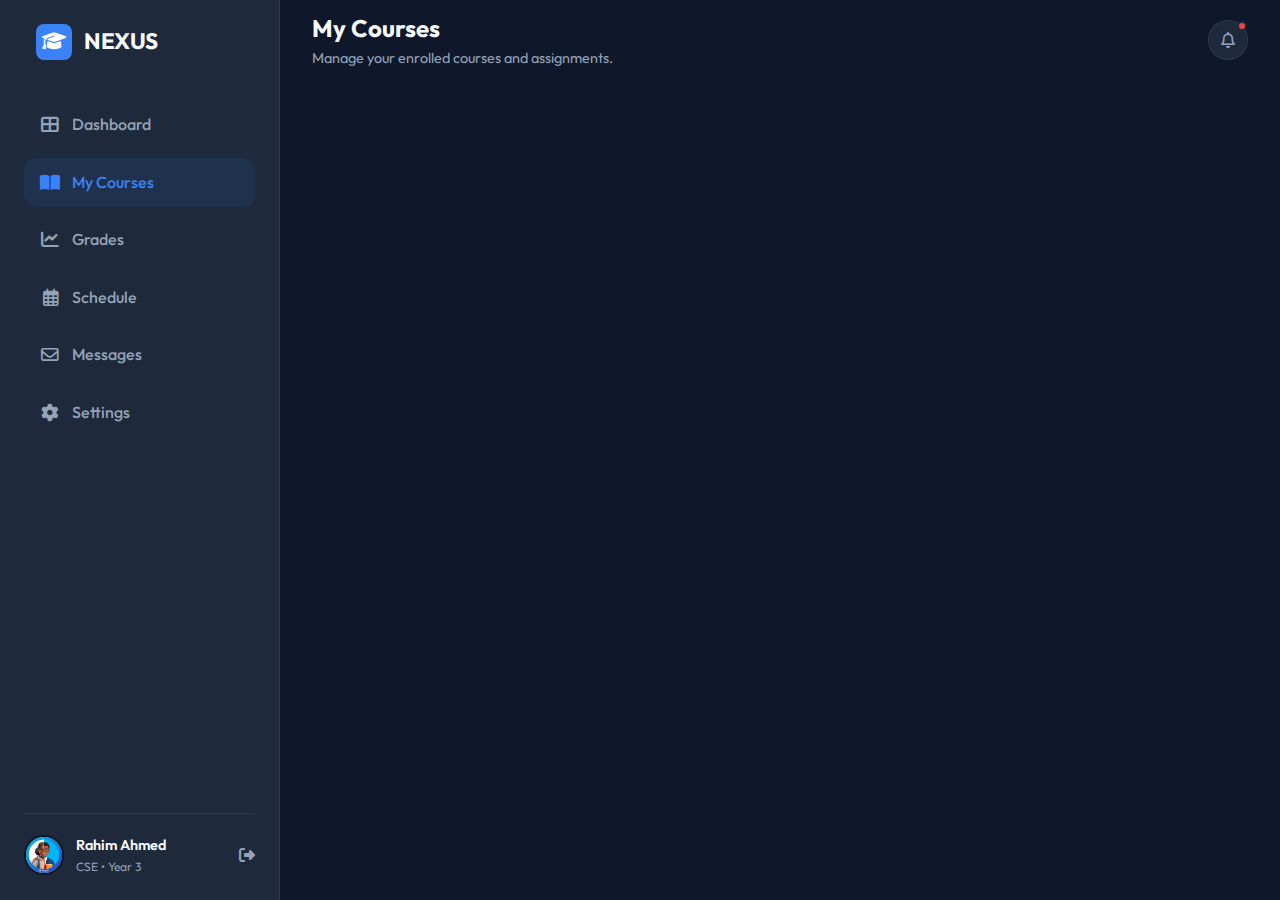
<file: courses.html>
<!DOCTYPE html>
<html lang="en">

<head>
    <meta charset="UTF-8">
    <meta name="viewport" content="width=device-width, initial-scale=1.0">
    <title>Student Portal - Courses</title>
    <link rel="stylesheet" href="styles.css">
    <link rel="stylesheet" href="https://cdnjs.cloudflare.com/ajax/libs/font-awesome/6.4.0/css/all.min.css">
</head>

<body>
    <div class="dashboard-container">
        <!-- Sidebar -->
        <aside class="sidebar" id="sidebar">
            <div class="sidebar-header">
                <div class="logo-icon">
                    <i class="fas fa-graduation-cap"></i>
                </div>
                <div class="logo-text">NEXUS</div>
            </div>

            <nav class="nav-links">
                <div class="nav-item" onclick="window.location.href='dashboard.html'">
                    <i class="fas fa-th-large"></i>
                    <span>Dashboard</span>
                </div>
                <div class="nav-item active" onclick="window.location.href='courses.html'">
                    <i class="fas fa-book-open"></i>
                    <span>My Courses</span>
                </div>
                <div class="nav-item" onclick="window.location.href='grades.html'">
                    <i class="fas fa-chart-line"></i>
                    <span>Grades</span>
                </div>
                <div class="nav-item" onclick="window.location.href='schedule.html'">
                    <i class="far fa-calendar-alt"></i>
                    <span>Schedule</span>
                </div>
                <div class="nav-item" onclick="window.location.href='messages.html'">
                    <i class="far fa-envelope"></i>
                    <span>Messages</span>
                </div>
                <div class="nav-item" onclick="window.location.href='settings.html'">
                    <i class="fas fa-cog"></i>
                    <span>Settings</span>
                </div>
            </nav>

            <div class="user-profile-mini">
                <img src="assets/avatar.png" alt="User" class="avatar-mini">
                <div class="user-info-mini">
                    <h4>Rahim Ahmed</h4>
                    <p>CSE • Year 3</p>
                </div>
                <i class="fas fa-sign-out-alt" style="margin-left: auto; cursor: pointer; color: var(--text-secondary);"
                    onclick="window.location.href='index.html'"></i>
            </div>
        </aside>

        <!-- Main Content -->
        <main class="main-content">
            <header class="header">
                <div class="header-left" style="display: flex; align-items: center;">
                    <div class="menu-toggle" id="menuToggle">
                        <i class="fas fa-bars"></i>
                    </div>
                    <div class="welcome-text">
                        <h1>My Courses</h1>
                        <p>Manage your enrolled courses and assignments.</p>
                    </div>
                </div>

                <div class="header-actions">
                    <div class="icon-btn notification-badge">
                        <i class="far fa-bell"></i>
                        <span class="badge"></span>
                    </div>
                </div>
            </header>

            <div class="content-scroll">
                <div class="courses-grid">
                    <!-- Course 1 -->
                    <div class="course-card">
                        <div class="course-header">
                            <span class="course-tag" style="color: var(--secondary);">CSE-301</span>
                            <i class="fas fa-ellipsis-h" style="color: var(--text-secondary); cursor: pointer;"></i>
                        </div>
                        <div style="display: flex; gap: 16px; margin-bottom: 16px;">
                            <img src="assets/cs.png" alt="CS" class="course-img-thumb">
                            <div>
                                <h3 class="course-title">Advanced Algorithms</h3>
                                <p class="course-instructor">Dr. Anisul Islam</p>
                            </div>
                        </div>
                        <div class="progress-container">
                            <div class="progress-bar">
                                <div class="progress-fill" style="width: 75%; background: var(--secondary);"></div>
                            </div>
                            <span class="progress-text">75% Complete</span>
                        </div>
                        <div style="margin-top: 16px; display: flex; gap: 10px;">
                            <button class="btn-primary" style="flex: 1; font-size: 0.85rem;">View Materials</button>
                        </div>
                    </div>

                    <!-- Course 2 -->
                    <div class="course-card">
                        <div class="course-header">
                            <span class="course-tag" style="color: var(--primary);">MAT-202</span>
                            <i class="fas fa-ellipsis-h" style="color: var(--text-secondary); cursor: pointer;"></i>
                        </div>
                        <div style="display: flex; gap: 16px; margin-bottom: 16px;">
                            <img src="assets/math.png" alt="Math" class="course-img-thumb">
                            <div>
                                <h3 class="course-title">Linear Algebra</h3>
                                <p class="course-instructor">Prof. Karim Ullah</p>
                            </div>
                        </div>
                        <div class="progress-container">
                            <div class="progress-bar">
                                <div class="progress-fill" style="width: 45%; background: var(--primary);"></div>
                            </div>
                            <span class="progress-text">45% Complete</span>
                        </div>
                        <div style="margin-top: 16px; display: flex; gap: 10px;">
                            <button class="btn-primary" style="flex: 1; font-size: 0.85rem;">View Materials</button>
                        </div>
                    </div>

                    <!-- Course 3 -->
                    <div class="course-card">
                        <div class="course-header">
                            <span class="course-tag" style="color: var(--warning);">PHY-301</span>
                            <i class="fas fa-ellipsis-h" style="color: var(--text-secondary); cursor: pointer;"></i>
                        </div>
                        <div style="display: flex; gap: 16px; margin-bottom: 16px;">
                            <img src="assets/physics.png" alt="Physics" class="course-img-thumb">
                            <div>
                                <h3 class="course-title">Quantum Physics</h3>
                                <p class="course-instructor">Dr. Farhana Khan</p>
                            </div>
                        </div>
                        <div class="progress-container">
                            <div class="progress-bar">
                                <div class="progress-fill" style="width: 60%; background: var(--warning);"></div>
                            </div>
                            <span class="progress-text">60% Complete</span>
                        </div>
                        <div style="margin-top: 16px; display: flex; gap: 10px;">
                            <button class="btn-primary" style="flex: 1; font-size: 0.85rem;">View Materials</button>
                        </div>
                    </div>

                    <!-- Course 4 -->
                    <div class="course-card">
                        <div class="course-header">
                            <span class="course-tag" style="color: var(--success);">CSE-404</span>
                            <i class="fas fa-ellipsis-h" style="color: var(--text-secondary); cursor: pointer;"></i>
                        </div>
                        <div style="display: flex; gap: 16px; margin-bottom: 16px;">
                            <img src="assets/cs.png" alt="Web" class="course-img-thumb">
                            <div>
                                <h3 class="course-title">Web Development</h3>
                                <p class="course-instructor">Prof. Tanvir Hasan</p>
                            </div>
                        </div>
                        <div class="progress-container">
                            <div class="progress-bar">
                                <div class="progress-fill" style="width: 90%; background: var(--success);"></div>
                            </div>
                            <span class="progress-text">90% Complete</span>
                        </div>
                        <div style="margin-top: 16px; display: flex; gap: 10px;">
                            <button class="btn-primary" style="flex: 1; font-size: 0.85rem;">View Materials</button>
                        </div>
                    </div>
                </div>
            </div>
        </main>
    </div>
    <script src="script.js"></script>
</body>

</html>
</file>
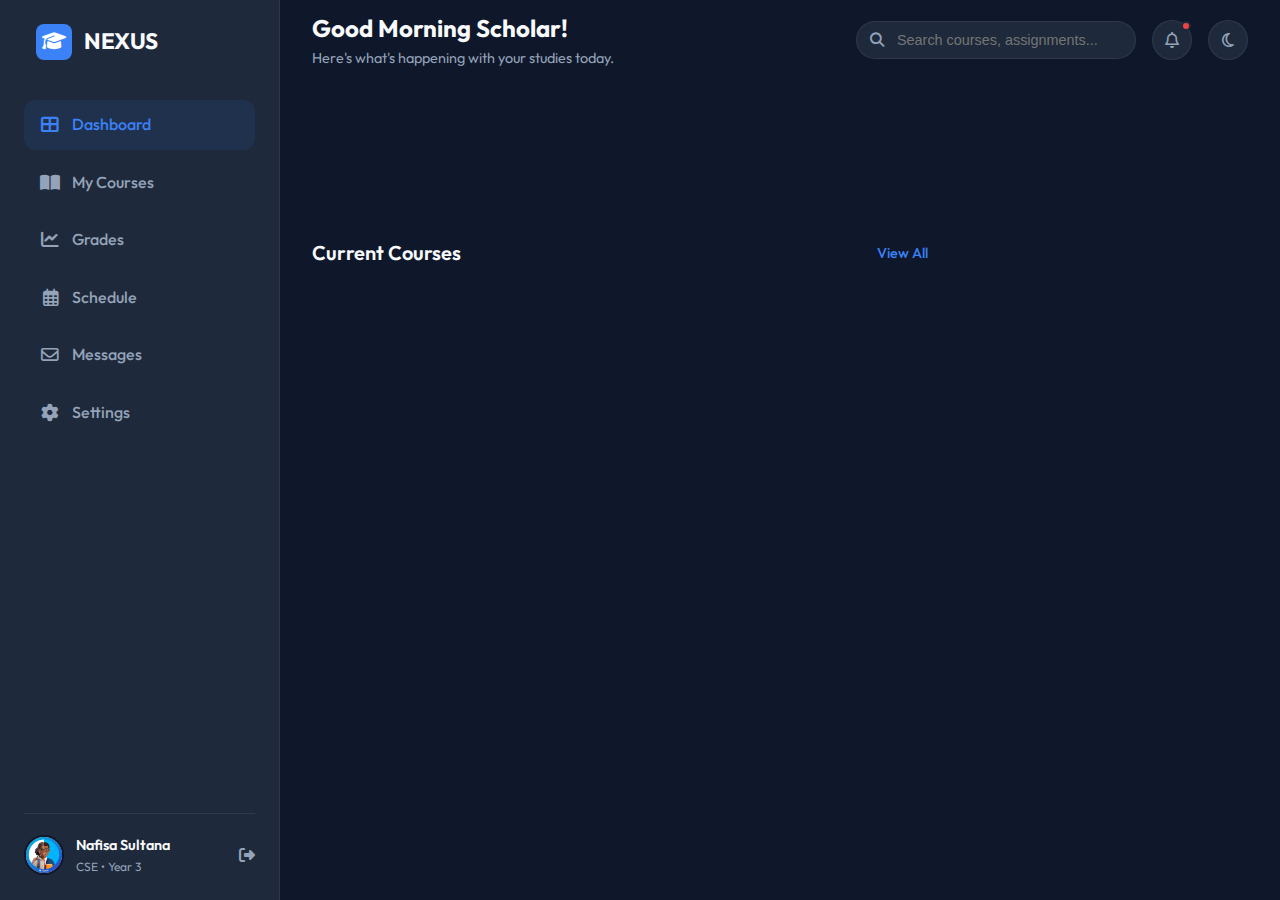
<file: dashboard.html>
<!DOCTYPE html>
<html lang="en">

<head>
    <meta charset="UTF-8">
    <meta name="viewport" content="width=device-width, initial-scale=1.0">
    <title>Student Portal - Dashboard</title>
    <link rel="stylesheet" href="styles.css">
    <link rel="stylesheet" href="https://cdnjs.cloudflare.com/ajax/libs/font-awesome/6.4.0/css/all.min.css">
</head>

<body>
    <div class="dashboard-container">
        <!-- Sidebar -->
        <aside class="sidebar" id="sidebar">
            <div class="sidebar-header">
                <div class="logo-icon">
                    <i class="fas fa-graduation-cap"></i>
                </div>
                <div class="logo-text">NEXUS</div>
            </div>

            <nav class="nav-links">
                <div class="nav-item active" onclick="window.location.href='dashboard.html'">
                    <i class="fas fa-th-large"></i>
                    <span>Dashboard</span>
                </div>
                <div class="nav-item" onclick="window.location.href='courses.html'">
                    <i class="fas fa-book-open"></i>
                    <span>My Courses</span>
                </div>
                <div class="nav-item" onclick="window.location.href='grades.html'">
                    <i class="fas fa-chart-line"></i>
                    <span>Grades</span>
                </div>
                <div class="nav-item" onclick="window.location.href='schedule.html'">
                    <i class="far fa-calendar-alt"></i>
                    <span>Schedule</span>
                </div>
                <div class="nav-item" onclick="window.location.href='messages.html'">
                    <i class="far fa-envelope"></i>
                    <span>Messages</span>
                </div>
                <div class="nav-item" onclick="window.location.href='settings.html'">
                    <i class="fas fa-cog"></i>
                    <span>Settings</span>
                </div>
            </nav>

            <div class="user-profile-mini">
                <img src="assets/avatar.png" alt="User" class="avatar-mini">
                <div class="user-info-mini">
                    <h4>Nafisa Sultana</h4>
                    <p>CSE • Year 3</p>
                </div>
                <i class="fas fa-sign-out-alt" style="margin-left: auto; cursor: pointer; color: var(--text-secondary);"
                    onclick="window.location.href='index.html'"></i>
            </div>
        </aside>

        <!-- Main Content -->
        <main class="main-content">
            <header class="header">
                <div class="header-left" style="display: flex; align-items: center;">
                    <div class="menu-toggle" id="menuToggle">
                        <i class="fas fa-bars"></i>
                    </div>
                    <div class="welcome-text">
                        <h1 id="greeting">Good Evening!</h1>
                        <p>Here's what's happening with your studies today.</p>
                    </div>
                </div>

                <div class="header-actions">
                    <div class="search-bar">
                        <i class="fas fa-search search-icon"></i>
                        <input type="text" placeholder="Search courses, assignments...">
                    </div>
                    <div class="icon-btn notification-badge">
                        <i class="far fa-bell"></i>
                        <span class="badge"></span>
                    </div>
                    <div class="icon-btn">
                        <i class="far fa-moon"></i>
                    </div>
                </div>
            </header>

            <div class="content-scroll">
                <div class="dashboard-grid">
                    <!-- Stats Cards -->
                    <div class="stat-card">
                        <div class="stat-icon" style="background: rgba(59, 130, 246, 0.1); color: var(--primary);">
                            <i class="fas fa-graduation-cap"></i>
                        </div>
                        <div class="stat-info">
                            <h3>3.85</h3>
                            <p>Current CGPA</p>
                        </div>
                    </div>

                    <div class="stat-card">
                        <div class="stat-icon" style="background: rgba(139, 92, 246, 0.1); color: var(--secondary);">
                            <i class="fas fa-check-circle"></i>
                        </div>
                        <div class="stat-info">
                            <h3>95%</h3>
                            <p>Attendance</p>
                        </div>
                    </div>

                    <div class="stat-card">
                        <div class="stat-icon" style="background: rgba(16, 185, 129, 0.1); color: var(--success);">
                            <i class="fas fa-tasks"></i>
                        </div>
                        <div class="stat-info">
                            <h3>12</h3>
                            <p>Credits Earned</p>
                        </div>
                    </div>

                    <div class="stat-card">
                        <div class="stat-icon" style="background: rgba(245, 158, 11, 0.1); color: var(--warning);">
                            <i class="fas fa-clock"></i>
                        </div>
                        <div class="stat-info">
                            <h3>4</h3>
                            <p>Pending Tasks</p>
                        </div>
                    </div>

                    <!-- Courses Section -->
                    <section class="courses-section">
                        <div class="section-header">
                            <h2 class="section-title">Current Courses</h2>
                            <a href="courses.html" class="view-all">View All</a>
                        </div>

                        <div class="courses-grid">
                            <!-- Course 1 -->
                            <div class="course-card">
                                <div class="course-header">
                                    <span class="course-tag" style="color: var(--secondary);">CSE-301</span>
                                    <i class="fas fa-ellipsis-h"
                                        style="color: var(--text-secondary); cursor: pointer;"></i>
                                </div>
                                <div style="display: flex; gap: 16px; margin-bottom: 16px;">
                                    <img src="assets/cs.png" alt="CS" class="course-img-thumb">
                                    <div>
                                        <h3 class="course-title">Advanced Algorithms</h3>
                                        <p class="course-instructor">Dr. Anisul Islam</p>
                                    </div>
                                </div>
                                <div class="progress-container">
                                    <div class="progress-bar">
                                        <div class="progress-fill" style="width: 75%; background: var(--secondary);">
                                        </div>
                                    </div>
                                    <span class="progress-text">75% Complete</span>
                                </div>
                            </div>

                            <!-- Course 2 -->
                            <div class="course-card">
                                <div class="course-header">
                                    <span class="course-tag" style="color: var(--primary);">MAT-202</span>
                                    <i class="fas fa-ellipsis-h"
                                        style="color: var(--text-secondary); cursor: pointer;"></i>
                                </div>
                                <div style="display: flex; gap: 16px; margin-bottom: 16px;">
                                    <img src="assets/math.png" alt="Math" class="course-img-thumb">
                                    <div>
                                        <h3 class="course-title">Linear Algebra</h3>
                                        <p class="course-instructor">Prof. Karim Ullah</p>
                                    </div>
                                </div>
                                <div class="progress-container">
                                    <div class="progress-bar">
                                        <div class="progress-fill" style="width: 45%; background: var(--primary);">
                                        </div>
                                    </div>
                                    <span class="progress-text">45% Complete</span>
                                </div>
                            </div>

                            <!-- Course 3 -->
                            <div class="course-card">
                                <div class="course-header">
                                    <span class="course-tag" style="color: var(--warning);">PHY-301</span>
                                    <i class="fas fa-ellipsis-h"
                                        style="color: var(--text-secondary); cursor: pointer;"></i>
                                </div>
                                <div style="display: flex; gap: 16px; margin-bottom: 16px;">
                                    <img src="assets/physics.png" alt="Physics" class="course-img-thumb">
                                    <div>
                                        <h3 class="course-title">Quantum Physics</h3>
                                        <p class="course-instructor">Dr. Farhana Khan</p>
                                    </div>
                                </div>
                                <div class="progress-container">
                                    <div class="progress-bar">
                                        <div class="progress-fill" style="width: 60%; background: var(--warning);">
                                        </div>
                                    </div>
                                    <span class="progress-text">60% Complete</span>
                                </div>
                            </div>

                            <!-- Course 4 -->
                            <div class="course-card">
                                <div class="course-header">
                                    <span class="course-tag" style="color: var(--success);">CSE-404</span>
                                    <i class="fas fa-ellipsis-h"
                                        style="color: var(--text-secondary); cursor: pointer;"></i>
                                </div>
                                <div style="display: flex; gap: 16px; margin-bottom: 16px;">
                                    <img src="assets/cs.png" alt="Web" class="course-img-thumb">
                                    <div>
                                        <h3 class="course-title">Web Development</h3>
                                        <p class="course-instructor">Prof. Tanvir Hasan</p>
                                    </div>
                                </div>
                                <div class="progress-container">
                                    <div class="progress-bar">
                                        <div class="progress-fill" style="width: 90%; background: var(--success);">
                                        </div>
                                    </div>
                                    <span class="progress-text">90% Complete</span>
                                </div>
                            </div>
                        </div>
                    </section>

                    <!-- Side Panel (Schedule) -->
                    <aside class="side-panel">
                        <div class="schedule-card">
                            <div class="section-header">
                                <h2 class="section-title">Today's Schedule</h2>
                                <i class="far fa-calendar-alt" style="color: var(--primary);"></i>
                            </div>

                            <div class="schedule-list">
                                <div class="schedule-item">
                                    <div class="schedule-time">
                                        <span class="time-start">09:00</span>
                                        <span class="time-end">AM</span>
                                    </div>
                                    <div class="schedule-info">
                                        <h4>Linear Algebra</h4>
                                        <p>Room 302 • Lecture</p>
                                    </div>
                                </div>

                                <div class="schedule-item">
                                    <div class="schedule-time">
                                        <span class="time-start">11:30</span>
                                        <span class="time-end">AM</span>
                                    </div>
                                    <div class="schedule-info">
                                        <h4>Adv. Algorithms</h4>
                                        <p>Lab A • Practical</p>
                                    </div>
                                </div>

                                <div class="schedule-item">
                                    <div class="schedule-time">
                                        <span class="time-start">02:00</span>
                                        <span class="time-end">PM</span>
                                    </div>
                                    <div class="schedule-info">
                                        <h4>Study Group</h4>
                                        <p>Library • Group 4</p>
                                    </div>
                                </div>
                            </div>
                        </div>

                        <div class="card"
                            style="background: linear-gradient(135deg, rgba(59, 130, 246, 0.1), rgba(139, 92, 246, 0.1)); border: 1px solid rgba(59, 130, 246, 0.2);">
                            <div class="section-header">
                                <h2 class="section-title">Upcoming Exam</h2>
                            </div>
                            <div style="text-align: center; padding: 10px 0;">
                                <h3 style="font-size: 2.5rem; font-weight: 700; color: var(--warning); line-height: 1;">
                                    3</h3>
                                <p style="margin-bottom: 16px; font-weight: 500;">Days until Physics Midterm</p>
                                <button class="btn-primary" style="width: 100%; font-size: 0.9rem;">View
                                    Syllabus</button>
                            </div>
                        </div>
                    </aside>
                </div>
            </div>
        </main>
    </div>
    <script src="script.js"></script>
</body>

</html>
</file>
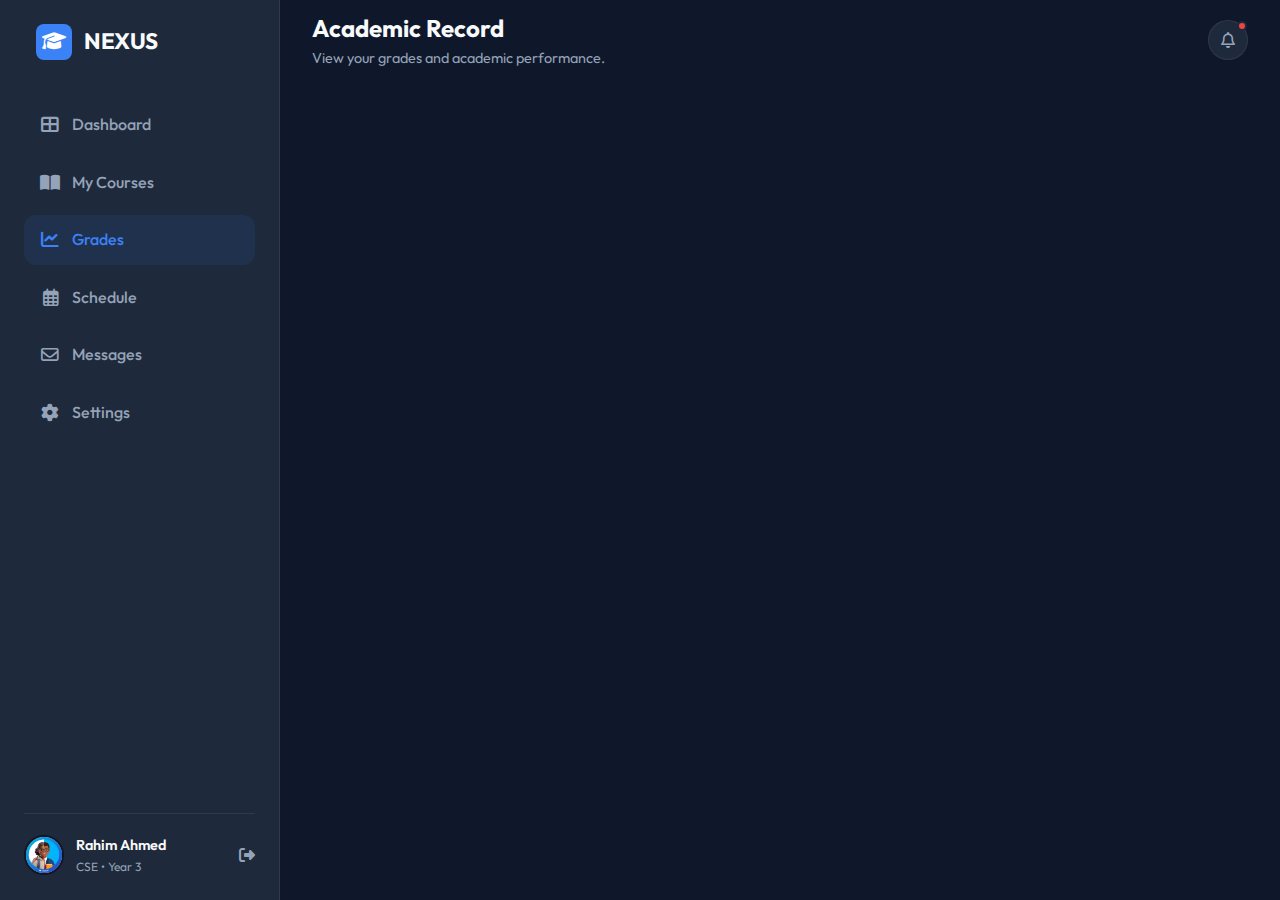
<file: grades.html>
<!DOCTYPE html>
<html lang="en">

<head>
    <meta charset="UTF-8">
    <meta name="viewport" content="width=device-width, initial-scale=1.0">
    <title>Student Portal - Grades</title>
    <link rel="stylesheet" href="styles.css">
    <link rel="stylesheet" href="https://cdnjs.cloudflare.com/ajax/libs/font-awesome/6.4.0/css/all.min.css">
    <style>
        .grades-table {
            width: 100%;
            border-collapse: collapse;
            margin-top: 20px;
        }

        .grades-table th,
        .grades-table td {
            padding: 16px;
            text-align: left;
            border-bottom: 1px solid var(--border-color);
        }

        .grades-table th {
            color: var(--text-secondary);
            font-weight: 600;
            font-size: 0.9rem;
        }

        .grade-badge {
            padding: 4px 12px;
            border-radius: 20px;
            font-weight: 700;
            font-size: 0.85rem;
        }

        .grade-a {
            background: rgba(16, 185, 129, 0.1);
            color: var(--success);
        }

        .grade-b {
            background: rgba(59, 130, 246, 0.1);
            color: var(--primary);
        }

        .grade-c {
            background: rgba(245, 158, 11, 0.1);
            color: var(--warning);
        }

        .table-responsive {
            overflow-x: auto;
        }
    </style>
</head>

<body>
    <div class="dashboard-container">
        <!-- Sidebar -->
        <aside class="sidebar" id="sidebar">
            <div class="sidebar-header">
                <div class="logo-icon">
                    <i class="fas fa-graduation-cap"></i>
                </div>
                <div class="logo-text">NEXUS</div>
            </div>

            <nav class="nav-links">
                <div class="nav-item" onclick="window.location.href='dashboard.html'">
                    <i class="fas fa-th-large"></i>
                    <span>Dashboard</span>
                </div>
                <div class="nav-item" onclick="window.location.href='courses.html'">
                    <i class="fas fa-book-open"></i>
                    <span>My Courses</span>
                </div>
                <div class="nav-item active" onclick="window.location.href='grades.html'">
                    <i class="fas fa-chart-line"></i>
                    <span>Grades</span>
                </div>
                <div class="nav-item" onclick="window.location.href='schedule.html'">
                    <i class="far fa-calendar-alt"></i>
                    <span>Schedule</span>
                </div>
                <div class="nav-item" onclick="window.location.href='messages.html'">
                    <i class="far fa-envelope"></i>
                    <span>Messages</span>
                </div>
                <div class="nav-item" onclick="window.location.href='settings.html'">
                    <i class="fas fa-cog"></i>
                    <span>Settings</span>
                </div>
            </nav>

            <div class="user-profile-mini">
                <img src="assets/avatar.png" alt="User" class="avatar-mini">
                <div class="user-info-mini">
                    <h4>Rahim Ahmed</h4>
                    <p>CSE • Year 3</p>
                </div>
                <i class="fas fa-sign-out-alt" style="margin-left: auto; cursor: pointer; color: var(--text-secondary);"
                    onclick="window.location.href='index.html'"></i>
            </div>
        </aside>

        <!-- Main Content -->
        <main class="main-content">
            <header class="header">
                <div class="header-left" style="display: flex; align-items: center;">
                    <div class="menu-toggle" id="menuToggle">
                        <i class="fas fa-bars"></i>
                    </div>
                    <div class="welcome-text">
                        <h1>Academic Record</h1>
                        <p>View your grades and academic performance.</p>
                    </div>
                </div>

                <div class="header-actions">
                    <div class="icon-btn notification-badge">
                        <i class="far fa-bell"></i>
                        <span class="badge"></span>
                    </div>
                </div>
            </header>

            <div class="content-scroll">
                <div class="card">
                    <div class="section-header">
                        <h2 class="section-title">Current Semester</h2>
                        <button class="btn-primary" style="width: auto; padding: 8px 16px; font-size: 0.9rem;">Download
                            Report</button>
                    </div>

                    <div class="table-responsive">
                        <table class="grades-table">
                            <thead>
                                <tr>
                                    <th>Course Code</th>
                                    <th>Course Name</th>
                                    <th>Credits</th>
                                    <th>Midterm</th>
                                    <th>Final</th>
                                    <th>Grade</th>
                                </tr>
                            </thead>
                            <tbody>
                                <tr>
                                    <td>CSE-301</td>
                                    <td>Advanced Algorithms</td>
                                    <td>4</td>
                                    <td>88%</td>
                                    <td>-</td>
                                    <td><span class="grade-badge grade-a">A-</span></td>
                                </tr>
                                <tr>
                                    <td>MAT-202</td>
                                    <td>Linear Algebra</td>
                                    <td>3</td>
                                    <td>75%</td>
                                    <td>-</td>
                                    <td><span class="grade-badge grade-b">B</span></td>
                                </tr>
                                <tr>
                                    <td>PHY-301</td>
                                    <td>Quantum Physics</td>
                                    <td>4</td>
                                    <td>92%</td>
                                    <td>-</td>
                                    <td><span class="grade-badge grade-a">A</span></td>
                                </tr>
                                <tr>
                                    <td>CSE-404</td>
                                    <td>Web Development</td>
                                    <td>3</td>
                                    <td>95%</td>
                                    <td>-</td>
                                    <td><span class="grade-badge grade-a">A+</span></td>
                                </tr>
                            </tbody>
                        </table>
                    </div>
                </div>
            </div>
        </main>
    </div>
    <script src="script.js"></script>
</body>

</html>
</file>
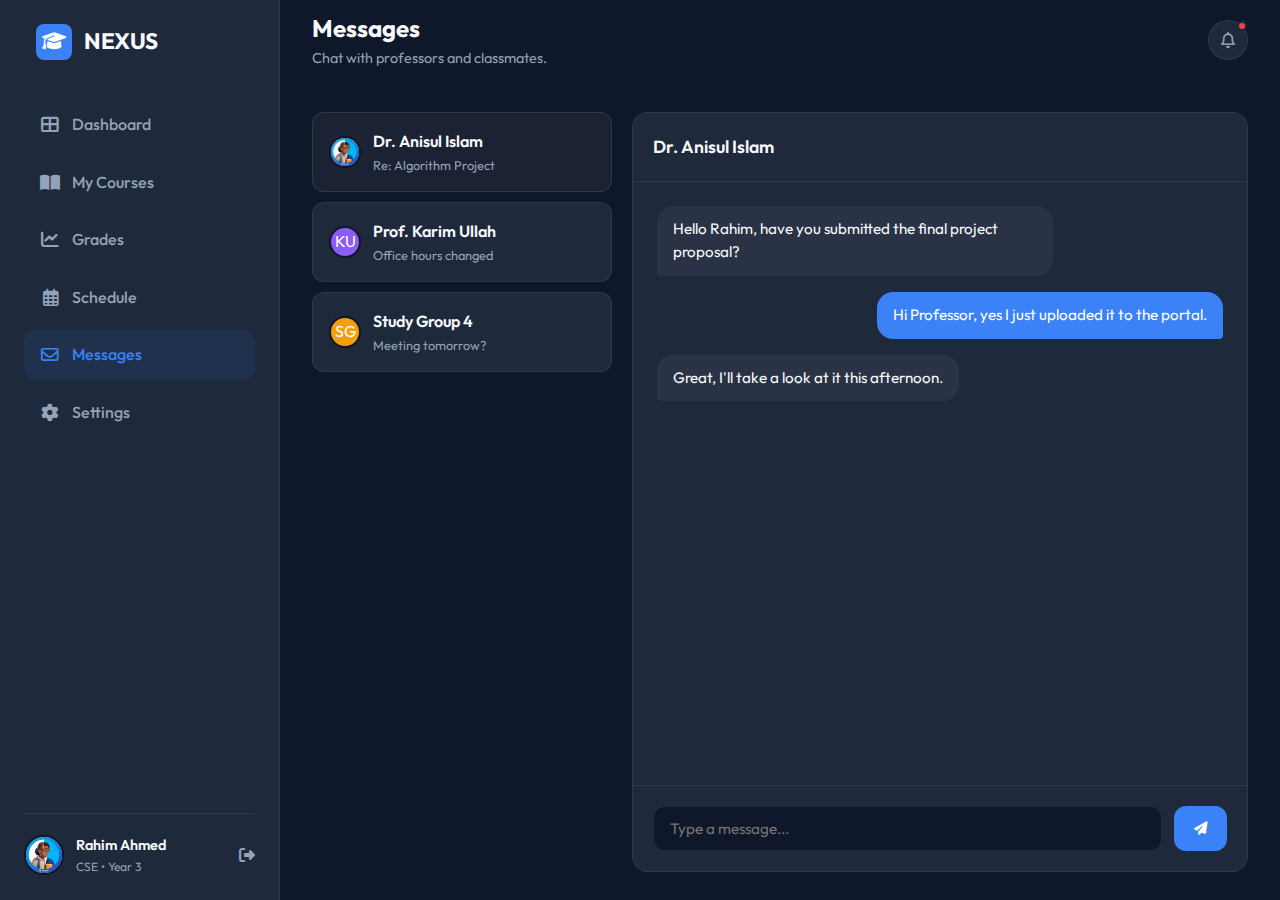
<file: messages.html>
<!DOCTYPE html>
<html lang="en">

<head>
    <meta charset="UTF-8">
    <meta name="viewport" content="width=device-width, initial-scale=1.0">
    <title>Student Portal - Messages</title>
    <link rel="stylesheet" href="styles.css">
    <link rel="stylesheet" href="https://cdnjs.cloudflare.com/ajax/libs/font-awesome/6.4.0/css/all.min.css">
    <style>
        .messages-container {
            display: flex;
            height: calc(100vh - 140px);
            gap: 20px;
        }

        .contacts-list {
            width: 300px;
            display: flex;
            flex-direction: column;
            gap: 10px;
            overflow-y: auto;
        }

        .contact-item {
            padding: 16px;
            border-radius: 12px;
            background: var(--bg-card);
            border: 1px solid var(--border-color);
            cursor: pointer;
            display: flex;
            align-items: center;
            gap: 12px;
            transition: background 0.2s ease;
        }

        .contact-item:hover,
        .contact-item.active {
            background: rgba(255, 255, 255, 0.05);
            border-color: rgba(255, 255, 255, 0.1);
        }

        .chat-area {
            flex: 1;
            display: flex;
            flex-direction: column;
            background: var(--bg-card);
            border: 1px solid var(--border-color);
            border-radius: 16px;
        }

        .chat-header {
            padding: 20px;
            border-bottom: 1px solid var(--border-color);
            font-weight: 600;
            font-size: 1.1rem;
        }

        .chat-messages {
            flex: 1;
            padding: 24px;
            overflow-y: auto;
            display: flex;
            flex-direction: column;
            gap: 16px;
        }

        .message {
            max-width: 70%;
            padding: 12px 16px;
            border-radius: 16px;
            font-size: 0.95rem;
            line-height: 1.5;
        }

        .message.received {
            background: rgba(255, 255, 255, 0.05);
            align-self: flex-start;
            border-bottom-left-radius: 4px;
        }

        .message.sent {
            background: var(--primary);
            color: white;
            align-self: flex-end;
            border-bottom-right-radius: 4px;
        }

        .chat-input-area {
            padding: 20px;
            border-top: 1px solid var(--border-color);
            display: flex;
            gap: 12px;
        }

        @media (max-width: 768px) {
            .messages-container {
                flex-direction: column;
                height: auto;
            }

            .contacts-list {
                width: 100%;
                height: 200px;
            }

            .chat-area {
                height: 500px;
            }
        }
    </style>
</head>

<body>
    <div class="dashboard-container">
        <!-- Sidebar -->
        <aside class="sidebar" id="sidebar">
            <div class="sidebar-header">
                <div class="logo-icon">
                    <i class="fas fa-graduation-cap"></i>
                </div>
                <div class="logo-text">NEXUS</div>
            </div>

            <nav class="nav-links">
                <div class="nav-item" onclick="window.location.href='dashboard.html'">
                    <i class="fas fa-th-large"></i>
                    <span>Dashboard</span>
                </div>
                <div class="nav-item" onclick="window.location.href='courses.html'">
                    <i class="fas fa-book-open"></i>
                    <span>My Courses</span>
                </div>
                <div class="nav-item" onclick="window.location.href='grades.html'">
                    <i class="fas fa-chart-line"></i>
                    <span>Grades</span>
                </div>
                <div class="nav-item" onclick="window.location.href='schedule.html'">
                    <i class="far fa-calendar-alt"></i>
                    <span>Schedule</span>
                </div>
                <div class="nav-item active" onclick="window.location.href='messages.html'">
                    <i class="far fa-envelope"></i>
                    <span>Messages</span>
                </div>
                <div class="nav-item" onclick="window.location.href='settings.html'">
                    <i class="fas fa-cog"></i>
                    <span>Settings</span>
                </div>
            </nav>

            <div class="user-profile-mini">
                <img src="assets/avatar.png" alt="User" class="avatar-mini">
                <div class="user-info-mini">
                    <h4>Rahim Ahmed</h4>
                    <p>CSE • Year 3</p>
                </div>
                <i class="fas fa-sign-out-alt" style="margin-left: auto; cursor: pointer; color: var(--text-secondary);"
                    onclick="window.location.href='index.html'"></i>
            </div>
        </aside>

        <!-- Main Content -->
        <main class="main-content">
            <header class="header">
                <div class="header-left" style="display: flex; align-items: center;">
                    <div class="menu-toggle" id="menuToggle">
                        <i class="fas fa-bars"></i>
                    </div>
                    <div class="welcome-text">
                        <h1>Messages</h1>
                        <p>Chat with professors and classmates.</p>
                    </div>
                </div>

                <div class="header-actions">
                    <div class="icon-btn notification-badge">
                        <i class="far fa-bell"></i>
                        <span class="badge"></span>
                    </div>
                </div>
            </header>

            <div class="content-scroll">
                <div class="messages-container">
                    <div class="contacts-list">
                        <div class="contact-item active">
                            <img src="assets/avatar.png" class="avatar-mini" style="width: 32px; height: 32px;">
                            <div>
                                <div style="font-weight: 600;">Dr. Anisul Islam</div>
                                <div style="font-size: 0.8rem; color: var(--text-secondary);">Re: Algorithm Project
                                </div>
                            </div>
                        </div>
                        <div class="contact-item">
                            <div class="avatar-mini"
                                style="width: 32px; height: 32px; background: var(--secondary); display: flex; align-items: center; justify-content: center; border-radius: 50%; color: white;">
                                KU</div>
                            <div>
                                <div style="font-weight: 600;">Prof. Karim Ullah</div>
                                <div style="font-size: 0.8rem; color: var(--text-secondary);">Office hours changed</div>
                            </div>
                        </div>
                        <div class="contact-item">
                            <div class="avatar-mini"
                                style="width: 32px; height: 32px; background: var(--warning); display: flex; align-items: center; justify-content: center; border-radius: 50%; color: white;">
                                SG</div>
                            <div>
                                <div style="font-weight: 600;">Study Group 4</div>
                                <div style="font-size: 0.8rem; color: var(--text-secondary);">Meeting tomorrow?</div>
                            </div>
                        </div>
                    </div>

                    <div class="chat-area">
                        <div class="chat-header">
                            Dr. Anisul Islam
                        </div>
                        <div class="chat-messages">
                            <div class="message received">
                                Hello Rahim, have you submitted the final project proposal?
                            </div>
                            <div class="message sent">
                                Hi Professor, yes I just uploaded it to the portal.
                            </div>
                            <div class="message received">
                                Great, I'll take a look at it this afternoon.
                            </div>
                        </div>
                        <div class="chat-input-area">
                            <input type="text" class="form-input" placeholder="Type a message..." style="flex: 1;">
                            <button class="btn-primary" style="width: auto; padding: 0 20px;"><i
                                    class="fas fa-paper-plane"></i></button>
                        </div>
                    </div>
                </div>
            </div>
        </main>
    </div>
    <script src="script.js"></script>
</body>

</html>
</file>
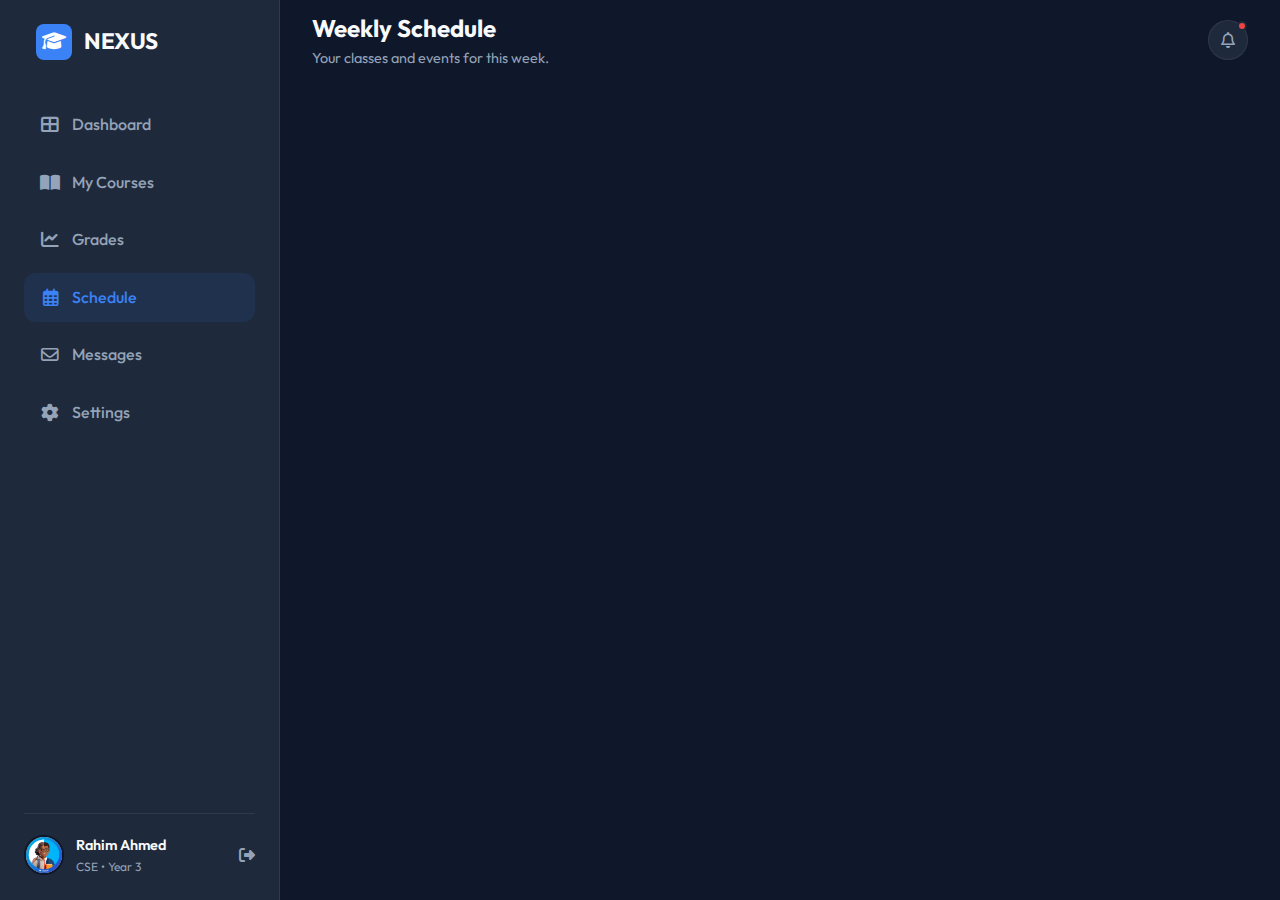
<file: schedule.html>
<!DOCTYPE html>
<html lang="en">

<head>
    <meta charset="UTF-8">
    <meta name="viewport" content="width=device-width, initial-scale=1.0">
    <title>Student Portal - Schedule</title>
    <link rel="stylesheet" href="styles.css">
    <link rel="stylesheet" href="https://cdnjs.cloudflare.com/ajax/libs/font-awesome/6.4.0/css/all.min.css">
    <style>
        .calendar-grid {
            display: grid;
            grid-template-columns: repeat(5, 1fr);
            gap: 16px;
            margin-top: 20px;
        }

        .day-column {
            background: rgba(255, 255, 255, 0.02);
            border: 1px solid var(--border-color);
            border-radius: 12px;
            padding: 16px;
        }

        .day-header {
            text-align: center;
            font-weight: 700;
            margin-bottom: 16px;
            color: var(--primary);
        }

        .calendar-event {
            background: var(--bg-card);
            border: 1px solid var(--border-color);
            border-radius: 8px;
            padding: 12px;
            margin-bottom: 12px;
            font-size: 0.9rem;
            box-shadow: var(--shadow-sm);
        }

        .event-time {
            font-size: 0.8rem;
            color: var(--text-secondary);
            margin-bottom: 4px;
        }

        .event-title {
            font-weight: 600;
            margin-bottom: 4px;
        }

        .event-loc {
            font-size: 0.8rem;
            color: var(--text-secondary);
        }

        @media (max-width: 768px) {
            .calendar-grid {
                grid-template-columns: 1fr;
            }
        }
    </style>
</head>

<body>
    <div class="dashboard-container">
        <!-- Sidebar -->
        <aside class="sidebar" id="sidebar">
            <div class="sidebar-header">
                <div class="logo-icon">
                    <i class="fas fa-graduation-cap"></i>
                </div>
                <div class="logo-text">NEXUS</div>
            </div>

            <nav class="nav-links">
                <div class="nav-item" onclick="window.location.href='dashboard.html'">
                    <i class="fas fa-th-large"></i>
                    <span>Dashboard</span>
                </div>
                <div class="nav-item" onclick="window.location.href='courses.html'">
                    <i class="fas fa-book-open"></i>
                    <span>My Courses</span>
                </div>
                <div class="nav-item" onclick="window.location.href='grades.html'">
                    <i class="fas fa-chart-line"></i>
                    <span>Grades</span>
                </div>
                <div class="nav-item active" onclick="window.location.href='schedule.html'">
                    <i class="far fa-calendar-alt"></i>
                    <span>Schedule</span>
                </div>
                <div class="nav-item" onclick="window.location.href='messages.html'">
                    <i class="far fa-envelope"></i>
                    <span>Messages</span>
                </div>
                <div class="nav-item" onclick="window.location.href='settings.html'">
                    <i class="fas fa-cog"></i>
                    <span>Settings</span>
                </div>
            </nav>

            <div class="user-profile-mini">
                <img src="assets/avatar.png" alt="User" class="avatar-mini">
                <div class="user-info-mini">
                    <h4>Rahim Ahmed</h4>
                    <p>CSE • Year 3</p>
                </div>
                <i class="fas fa-sign-out-alt" style="margin-left: auto; cursor: pointer; color: var(--text-secondary);"
                    onclick="window.location.href='index.html'"></i>
            </div>
        </aside>

        <!-- Main Content -->
        <main class="main-content">
            <header class="header">
                <div class="header-left" style="display: flex; align-items: center;">
                    <div class="menu-toggle" id="menuToggle">
                        <i class="fas fa-bars"></i>
                    </div>
                    <div class="welcome-text">
                        <h1>Weekly Schedule</h1>
                        <p>Your classes and events for this week.</p>
                    </div>
                </div>

                <div class="header-actions">
                    <div class="icon-btn notification-badge">
                        <i class="far fa-bell"></i>
                        <span class="badge"></span>
                    </div>
                </div>
            </header>

            <div class="content-scroll">
                <div class="card">
                    <div class="calendar-grid">
                        <!-- Monday -->
                        <div class="day-column">
                            <div class="day-header">Monday</div>
                            <div class="calendar-event" style="border-left: 3px solid var(--primary);">
                                <div class="event-time">09:00 - 10:30</div>
                                <div class="event-title">Linear Algebra</div>
                                <div class="event-loc">Room 302</div>
                            </div>
                            <div class="calendar-event" style="border-left: 3px solid var(--secondary);">
                                <div class="event-time">13:00 - 14:30</div>
                                <div class="event-title">Adv. Algorithms</div>
                                <div class="event-loc">Lab A</div>
                            </div>
                        </div>

                        <!-- Tuesday -->
                        <div class="day-column">
                            <div class="day-header">Tuesday</div>
                            <div class="calendar-event" style="border-left: 3px solid var(--warning);">
                                <div class="event-time">10:00 - 11:30</div>
                                <div class="event-title">Quantum Physics</div>
                                <div class="event-loc">Hall B</div>
                            </div>
                        </div>

                        <!-- Wednesday -->
                        <div class="day-column">
                            <div class="day-header">Wednesday</div>
                            <div class="calendar-event" style="border-left: 3px solid var(--primary);">
                                <div class="event-time">09:00 - 10:30</div>
                                <div class="event-title">Linear Algebra</div>
                                <div class="event-loc">Room 302</div>
                            </div>
                            <div class="calendar-event" style="border-left: 3px solid var(--success);">
                                <div class="event-time">15:00 - 16:30</div>
                                <div class="event-title">Web Development</div>
                                <div class="event-loc">Lab C</div>
                            </div>
                        </div>

                        <!-- Thursday -->
                        <div class="day-column">
                            <div class="day-header">Thursday</div>
                            <div class="calendar-event" style="border-left: 3px solid var(--warning);">
                                <div class="event-time">10:00 - 11:30</div>
                                <div class="event-title">Quantum Physics</div>
                                <div class="event-loc">Hall B</div>
                            </div>
                            <div class="calendar-event" style="border-left: 3px solid var(--secondary);">
                                <div class="event-time">13:00 - 14:30</div>
                                <div class="event-title">Adv. Algorithms</div>
                                <div class="event-loc">Lab A</div>
                            </div>
                        </div>

                        <!-- Friday -->
                        <div class="day-column">
                            <div class="day-header">Friday</div>
                            <div class="calendar-event" style="border-left: 3px solid var(--success);">
                                <div class="event-time">11:00 - 12:30</div>
                                <div class="event-title">Web Development</div>
                                <div class="event-loc">Lab C</div>
                            </div>
                        </div>
                    </div>
                </div>
            </div>
        </main>
    </div>
    <script src="script.js"></script>
</body>

</html>
</file>
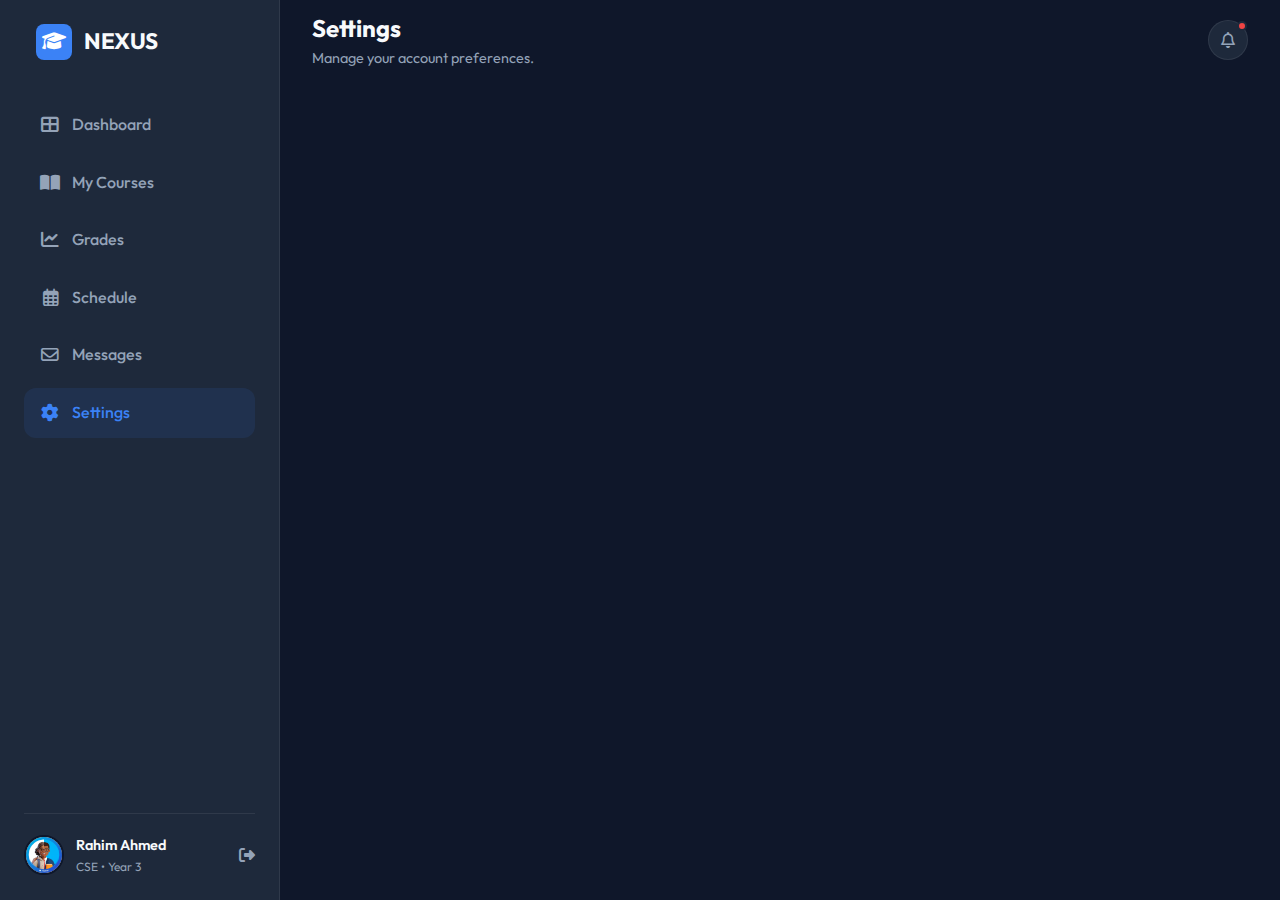
<file: settings.html>
<!DOCTYPE html>
<html lang="en">

<head>
    <meta charset="UTF-8">
    <meta name="viewport" content="width=device-width, initial-scale=1.0">
    <title>Student Portal - Settings</title>
    <link rel="stylesheet" href="styles.css">
    <link rel="stylesheet" href="https://cdnjs.cloudflare.com/ajax/libs/font-awesome/6.4.0/css/all.min.css">
    <style>
        .settings-section {
            margin-bottom: 32px;
        }

        .settings-title {
            font-size: 1.1rem;
            font-weight: 600;
            color: var(--primary);
            margin-bottom: 16px;
            padding-bottom: 8px;
            border-bottom: 1px solid var(--border-color);
        }

        .setting-item {
            display: flex;
            justify-content: space-between;
            align-items: center;
            padding: 12px 0;
        }

        .setting-label {
            font-weight: 500;
        }

        /* Toggle Switch */
        .switch {
            position: relative;
            display: inline-block;
            width: 48px;
            height: 24px;
        }

        .switch input {
            opacity: 0;
            width: 0;
            height: 0;
        }

        .slider {
            position: absolute;
            cursor: pointer;
            top: 0;
            left: 0;
            right: 0;
            bottom: 0;
            background-color: var(--bg-input);
            transition: .4s;
            border-radius: 24px;
        }

        .slider:before {
            position: absolute;
            content: "";
            height: 18px;
            width: 18px;
            left: 3px;
            bottom: 3px;
            background-color: white;
            transition: .4s;
            border-radius: 50%;
        }

        input:checked+.slider {
            background-color: var(--primary);
        }

        input:checked+.slider:before {
            transform: translateX(24px);
        }
    </style>
</head>

<body>
    <div class="dashboard-container">
        <!-- Sidebar -->
        <aside class="sidebar" id="sidebar">
            <div class="sidebar-header">
                <div class="logo-icon">
                    <i class="fas fa-graduation-cap"></i>
                </div>
                <div class="logo-text">NEXUS</div>
            </div>

            <nav class="nav-links">
                <div class="nav-item" onclick="window.location.href='dashboard.html'">
                    <i class="fas fa-th-large"></i>
                    <span>Dashboard</span>
                </div>
                <div class="nav-item" onclick="window.location.href='courses.html'">
                    <i class="fas fa-book-open"></i>
                    <span>My Courses</span>
                </div>
                <div class="nav-item" onclick="window.location.href='grades.html'">
                    <i class="fas fa-chart-line"></i>
                    <span>Grades</span>
                </div>
                <div class="nav-item" onclick="window.location.href='schedule.html'">
                    <i class="far fa-calendar-alt"></i>
                    <span>Schedule</span>
                </div>
                <div class="nav-item" onclick="window.location.href='messages.html'">
                    <i class="far fa-envelope"></i>
                    <span>Messages</span>
                </div>
                <div class="nav-item active" onclick="window.location.href='settings.html'">
                    <i class="fas fa-cog"></i>
                    <span>Settings</span>
                </div>
            </nav>

            <div class="user-profile-mini">
                <img src="assets/avatar.png" alt="User" class="avatar-mini">
                <div class="user-info-mini">
                    <h4>Rahim Ahmed</h4>
                    <p>CSE • Year 3</p>
                </div>
                <i class="fas fa-sign-out-alt" style="margin-left: auto; cursor: pointer; color: var(--text-secondary);"
                    onclick="window.location.href='index.html'"></i>
            </div>
        </aside>

        <!-- Main Content -->
        <main class="main-content">
            <header class="header">
                <div class="header-left" style="display: flex; align-items: center;">
                    <div class="menu-toggle" id="menuToggle">
                        <i class="fas fa-bars"></i>
                    </div>
                    <div class="welcome-text">
                        <h1>Settings</h1>
                        <p>Manage your account preferences.</p>
                    </div>
                </div>

                <div class="header-actions">
                    <div class="icon-btn notification-badge">
                        <i class="far fa-bell"></i>
                        <span class="badge"></span>
                    </div>
                </div>
            </header>

            <div class="content-scroll">
                <div class="card" style="max-width: 800px;">
                    <div class="settings-section">
                        <h3 class="settings-title">Profile Settings</h3>
                        <div class="form-group">
                            <label>Display Name</label>
                            <input type="text" class="form-input" value="Rahim Ahmed">
                        </div>
                        <div class="form-group">
                            <label>Email Address</label>
                            <input type="email" class="form-input" value="rahim.ahmed@university.edu.bd">
                        </div>
                    </div>

                    <div class="settings-section">
                        <h3 class="settings-title">Notifications</h3>
                        <div class="setting-item">
                            <span class="setting-label">Email Notifications</span>
                            <label class="switch">
                                <input type="checkbox" checked>
                                <span class="slider"></span>
                            </label>
                        </div>
                        <div class="setting-item">
                            <span class="setting-label">Push Notifications</span>
                            <label class="switch">
                                <input type="checkbox" checked>
                                <span class="slider"></span>
                            </label>
                        </div>
                        <div class="setting-item">
                            <span class="setting-label">SMS Alerts</span>
                            <label class="switch">
                                <input type="checkbox">
                                <span class="slider"></span>
                            </label>
                        </div>
                    </div>

                    <div class="settings-section">
                        <h3 class="settings-title">Appearance</h3>
                        <div class="setting-item">
                            <span class="setting-label">Dark Mode</span>
                            <label class="switch">
                                <input type="checkbox" checked>
                                <span class="slider"></span>
                            </label>
                        </div>
                        <div class="setting-item">
                            <span class="setting-label">Compact View</span>
                            <label class="switch">
                                <input type="checkbox">
                                <span class="slider"></span>
                            </label>
                        </div>
                    </div>

                    <div style="margin-top: 32px; display: flex; justify-content: flex-end; gap: 12px;">
                        <button class="btn-primary"
                            style="background-color: transparent; border: 1px solid var(--border-color);">Cancel</button>
                        <button class="btn-primary">Save Changes</button>
                    </div>
                </div>
            </div>
        </main>
    </div>
    <script src="script.js"></script>
</body>

</html>
</file>
<file: styles.css>
/* Global Styles & Variables */
@import url('https://fonts.googleapis.com/css2?family=Outfit:wght@300;400;500;600;700&display=swap');

:root {
    /* Color Palette - Professional Dark Theme */
    --bg-body: #0f172a;
    /* Slate 900 */
    --bg-sidebar: #1e293b;
    /* Slate 800 */
    --bg-card: #1e293b;
    /* Slate 800 */
    --bg-input: #334155;
    /* Slate 700 */

    --text-primary: #f8fafc;
    /* Slate 50 */
    --text-secondary: #94a3b8;
    /* Slate 400 */
    --text-muted: #64748b;
    /* Slate 500 */

    /* Accents - Refined & Purposeful */
    --primary: #3b82f6;
    /* Blue 500 */
    --primary-hover: #2563eb;
    /* Blue 600 */
    --secondary: #8b5cf6;
    /* Violet 500 */
    --success: #10b981;
    /* Emerald 500 */
    --warning: #f59e0b;
    /* Amber 500 */
    --danger: #ef4444;
    /* Red 500 */

    /* Borders & Shadows */
    --border-color: rgba(255, 255, 255, 0.08);
    --shadow-sm: 0 1px 2px 0 rgba(0, 0, 0, 0.05);
    --shadow-md: 0 4px 6px -1px rgba(0, 0, 0, 0.1), 0 2px 4px -1px rgba(0, 0, 0, 0.06);
    --shadow-lg: 0 10px 15px -3px rgba(0, 0, 0, 0.1), 0 4px 6px -2px rgba(0, 0, 0, 0.05);

    /* Spacing & Layout */
    --sidebar-width: 280px;
    --header-height: 80px;
    --radius-md: 12px;
    --radius-lg: 16px;
    --font-main: 'Outfit', sans-serif;
}

* {
    margin: 0;
    padding: 0;
    box-sizing: border-box;
}

body {
    font-family: var(--font-main);
    background-color: var(--bg-body);
    color: var(--text-primary);
    line-height: 1.6;
    overflow-x: hidden;
    min-height: 100vh;
}

a {
    text-decoration: none;
    color: inherit;
    transition: color 0.2s ease;
}

ul {
    list-style: none;
}

/* Utility Classes */
.card {
    background-color: var(--bg-card);
    border: 1px solid var(--border-color);
    border-radius: var(--radius-lg);
    padding: 24px;
    box-shadow: var(--shadow-sm);
    transition: transform 0.2s ease, box-shadow 0.2s ease;
}

.card:hover {
    box-shadow: var(--shadow-md);
    border-color: rgba(255, 255, 255, 0.15);
}

.glass {
    /* Kept for backward compatibility but refined */
    background: var(--bg-card);
    border: 1px solid var(--border-color);
}

.btn-primary {
    display: inline-flex;
    align-items: center;
    justify-content: center;
    padding: 10px 20px;
    background-color: var(--primary);
    color: white;
    border: none;
    border-radius: var(--radius-md);
    font-weight: 500;
    cursor: pointer;
    transition: background-color 0.2s ease, transform 0.1s ease;
}

.btn-primary:hover {
    background-color: var(--primary-hover);
}

.btn-primary:active {
    transform: scale(0.98);
}

.form-input {
    width: 100%;
    padding: 12px 16px;
    background-color: var(--bg-body);
    border: 1px solid var(--border-color);
    border-radius: var(--radius-md);
    color: var(--text-primary);
    font-family: var(--font-main);
    font-size: 0.95rem;
    transition: border-color 0.2s ease, box-shadow 0.2s ease;
}

.form-input:focus {
    outline: none;
    border-color: var(--primary);
    box-shadow: 0 0 0 3px rgba(59, 130, 246, 0.1);
}

/* Layout Structure */
.dashboard-container {
    display: flex;
    height: 100vh;
    overflow: hidden;
}

/* Sidebar */
.sidebar {
    width: var(--sidebar-width);
    background-color: var(--bg-sidebar);
    border-right: 1px solid var(--border-color);
    display: flex;
    flex-direction: column;
    padding: 24px;
    height: 100%;
    z-index: 50;
    transition: transform 0.3s ease;
}

.sidebar-header {
    display: flex;
    align-items: center;
    gap: 12px;
    margin-bottom: 40px;
    padding: 0 12px;
}

.logo-icon {
    width: 36px;
    height: 36px;
    background-color: var(--primary);
    border-radius: 8px;
    display: flex;
    align-items: center;
    justify-content: center;
    color: white;
    font-size: 1.2rem;
}

.logo-text {
    font-size: 1.4rem;
    font-weight: 700;
    color: var(--text-primary);
    letter-spacing: -0.5px;
}

.nav-links {
    flex: 1;
    display: flex;
    flex-direction: column;
    gap: 8px;
}

.nav-item {
    display: flex;
    align-items: center;
    gap: 12px;
    padding: 12px 16px;
    border-radius: var(--radius-md);
    color: var(--text-secondary);
    font-weight: 500;
    cursor: pointer;
    transition: all 0.2s ease;
}

.nav-item:hover {
    background-color: rgba(255, 255, 255, 0.05);
    color: var(--text-primary);
}

.nav-item.active {
    background-color: rgba(59, 130, 246, 0.1);
    color: var(--primary);
}

.nav-item i {
    width: 20px;
    text-align: center;
    font-size: 1.1rem;
}

.user-profile-mini {
    margin-top: auto;
    padding-top: 20px;
    border-top: 1px solid var(--border-color);
    display: flex;
    align-items: center;
    gap: 12px;
}

.avatar-mini {
    width: 40px;
    height: 40px;
    border-radius: 50%;
    object-fit: cover;
    border: 2px solid var(--bg-body);
}

.user-info-mini h4 {
    font-size: 0.9rem;
    font-weight: 600;
    color: var(--text-primary);
}

.user-info-mini p {
    font-size: 0.75rem;
    color: var(--text-secondary);
}

/* Main Content */
.main-content {
    flex: 1;
    display: flex;
    flex-direction: column;
    height: 100vh;
    overflow: hidden;
    position: relative;
}

.header {
    height: var(--header-height);
    padding: 0 32px;
    display: flex;
    align-items: center;
    justify-content: space-between;
    background-color: var(--bg-body);
    /* Match body bg for seamless look */
    border-bottom: 1px solid transparent;
    /* Optional divider */
    flex-shrink: 0;
}

.welcome-text h1 {
    font-size: 1.5rem;
    font-weight: 700;
    color: var(--text-primary);
}

.welcome-text p {
    font-size: 0.9rem;
    color: var(--text-secondary);
}

.header-actions {
    display: flex;
    align-items: center;
    gap: 16px;
}

.search-bar {
    position: relative;
}

.search-bar input {
    width: 280px;
    padding: 10px 16px 10px 40px;
    background-color: var(--bg-card);
    border: 1px solid var(--border-color);
    border-radius: 20px;
    color: var(--text-primary);
    font-size: 0.9rem;
}

.search-icon {
    position: absolute;
    left: 14px;
    top: 50%;
    transform: translateY(-50%);
    color: var(--text-secondary);
    font-size: 0.9rem;
}

.icon-btn {
    width: 40px;
    height: 40px;
    border-radius: 50%;
    background-color: var(--bg-card);
    border: 1px solid var(--border-color);
    display: flex;
    align-items: center;
    justify-content: center;
    color: var(--text-secondary);
    cursor: pointer;
    transition: all 0.2s ease;
}

.icon-btn:hover {
    background-color: rgba(255, 255, 255, 0.05);
    color: var(--text-primary);
}

.notification-badge {
    position: relative;
}

.badge {
    position: absolute;
    top: 0;
    right: 0;
    width: 10px;
    height: 10px;
    background-color: var(--danger);
    border: 2px solid var(--bg-card);
    border-radius: 50%;
}

/* Scrollable Content Area */
.content-scroll {
    flex: 1;
    overflow-y: auto;
    padding: 32px;
}

/* Dashboard Grid System */
.dashboard-grid {
    display: grid;
    grid-template-columns: repeat(12, 1fr);
    gap: 24px;
    max-width: 1400px;
    margin: 0 auto;
}

/* Stat Cards */
.stat-card {
    grid-column: span 3;
    display: flex;
    align-items: center;
    gap: 16px;
    background-color: var(--bg-card);
    border: 1px solid var(--border-color);
    border-radius: var(--radius-lg);
    padding: 24px;
}

.stat-icon {
    width: 48px;
    height: 48px;
    border-radius: 12px;
    display: flex;
    align-items: center;
    justify-content: center;
    font-size: 1.5rem;
    flex-shrink: 0;
}

.stat-info h3 {
    font-size: 1.5rem;
    font-weight: 700;
    line-height: 1.2;
}

.stat-info p {
    color: var(--text-secondary);
    font-size: 0.875rem;
    font-weight: 500;
}

/* Courses Section */
.courses-section {
    grid-column: span 8;
}

.section-header {
    display: flex;
    justify-content: space-between;
    align-items: center;
    margin-bottom: 20px;
}

.section-title {
    font-size: 1.25rem;
    font-weight: 600;
    color: var(--text-primary);
}

.view-all {
    color: var(--primary);
    font-size: 0.9rem;
    font-weight: 500;
}

.courses-grid {
    display: grid;
    grid-template-columns: repeat(2, 1fr);
    gap: 20px;
}

.course-card {
    background-color: var(--bg-card);
    border: 1px solid var(--border-color);
    border-radius: var(--radius-lg);
    padding: 20px;
    transition: transform 0.2s ease, box-shadow 0.2s ease;
    display: flex;
    flex-direction: column;
}

.course-card:hover {
    transform: translateY(-2px);
    box-shadow: var(--shadow-md);
}

.course-header {
    display: flex;
    justify-content: space-between;
    align-items: flex-start;
    margin-bottom: 16px;
}

.course-tag {
    padding: 4px 10px;
    border-radius: 20px;
    font-size: 0.75rem;
    font-weight: 600;
    background-color: rgba(255, 255, 255, 0.05);
}

.course-img-thumb {
    width: 48px;
    height: 48px;
    border-radius: 10px;
    object-fit: cover;
}

.course-title {
    font-size: 1.1rem;
    font-weight: 600;
    margin-bottom: 4px;
}

.course-instructor {
    font-size: 0.875rem;
    color: var(--text-secondary);
    margin-bottom: 16px;
}

.progress-container {
    margin-top: auto;
}

.progress-bar {
    height: 6px;
    background-color: rgba(255, 255, 255, 0.1);
    border-radius: 3px;
    overflow: hidden;
    margin-bottom: 8px;
}

.progress-fill {
    height: 100%;
    border-radius: 3px;
}

.progress-text {
    font-size: 0.8rem;
    color: var(--text-secondary);
    font-weight: 500;
    display: block;
    text-align: right;
}

/* Side Panel (Schedule) */
.side-panel {
    grid-column: span 4;
    display: flex;
    flex-direction: column;
    gap: 24px;
}

.schedule-card {
    background-color: var(--bg-card);
    border: 1px solid var(--border-color);
    border-radius: var(--radius-lg);
    padding: 24px;
}

.schedule-list {
    display: flex;
    flex-direction: column;
    gap: 16px;
}

.schedule-item {
    display: flex;
    gap: 16px;
    padding-bottom: 16px;
    border-bottom: 1px solid var(--border-color);
}

.schedule-item:last-child {
    padding-bottom: 0;
    border-bottom: none;
}

.schedule-time {
    display: flex;
    flex-direction: column;
    align-items: center;
    min-width: 50px;
}

.time-start {
    font-weight: 700;
    font-size: 0.95rem;
}

.time-end {
    font-size: 0.75rem;
    color: var(--text-secondary);
}

.schedule-info h4 {
    font-size: 0.95rem;
    font-weight: 600;
    margin-bottom: 2px;
}

.schedule-info p {
    font-size: 0.8rem;
    color: var(--text-secondary);
}

/* Login Page */
.login-container {
    display: flex;
    justify-content: center;
    align-items: center;
    min-height: 100vh;
    padding: 20px;
    background-color: var(--bg-body);
}

.login-card {
    width: 100%;
    max-width: 400px;
    background-color: var(--bg-card);
    border: 1px solid var(--border-color);
    border-radius: 24px;
    padding: 40px;
    text-align: center;
    box-shadow: var(--shadow-lg);
}

.login-logo {
    font-size: 2rem;
    font-weight: 700;
    margin-bottom: 8px;
    color: var(--primary);
}

.login-subtitle {
    color: var(--text-secondary);
    margin-bottom: 32px;
}

.form-group {
    margin-bottom: 20px;
    text-align: left;
}

.form-group label {
    display: block;
    margin-bottom: 8px;
    font-size: 0.9rem;
    font-weight: 500;
    color: var(--text-secondary);
}

.login-links {
    margin-top: 24px;
    font-size: 0.9rem;
    display: flex;
    justify-content: space-between;
}

.login-links a {
    color: var(--primary);
}

/* Mobile Toggle */
.menu-toggle {
    display: none;
    font-size: 1.5rem;
    cursor: pointer;
    color: var(--text-primary);
}

/* Responsive Design */
@media (max-width: 1200px) {
    .dashboard-grid {
        grid-template-columns: repeat(2, 1fr);
    }

    .stat-card {
        grid-column: span 1;
    }

    .courses-section {
        grid-column: span 2;
    }

    .side-panel {
        grid-column: span 2;
        display: grid;
        grid-template-columns: 1fr 1fr;
        gap: 24px;
    }
}

@media (max-width: 768px) {
    .sidebar {
        position: fixed;
        left: -100%;
        top: 0;
        bottom: 0;
        width: 280px;
        box-shadow: var(--shadow-lg);
    }

    .sidebar.active {
        transform: translateX(100%);
        left: -280px;
        /* Adjust based on transform logic or just use left: 0 */
    }

    /* Better sidebar toggle logic */
    .sidebar {
        left: -280px;
        transform: none;
    }

    .sidebar.active {
        left: 0;
    }

    .main-content {
        width: 100%;
    }

    .header {
        padding: 0 20px;
    }

    .menu-toggle {
        display: block;
        margin-right: 16px;
    }

    .search-bar {
        display: none;
        /* Hide search on mobile for cleaner header */
    }

    .content-scroll {
        padding: 20px;
    }

    .dashboard-grid {
        display: flex;
        flex-direction: column;
        gap: 20px;
    }

    .side-panel {
        display: flex;
        flex-direction: column;
    }

    .courses-grid {
        grid-template-columns: 1fr;
    }
}
</file>
